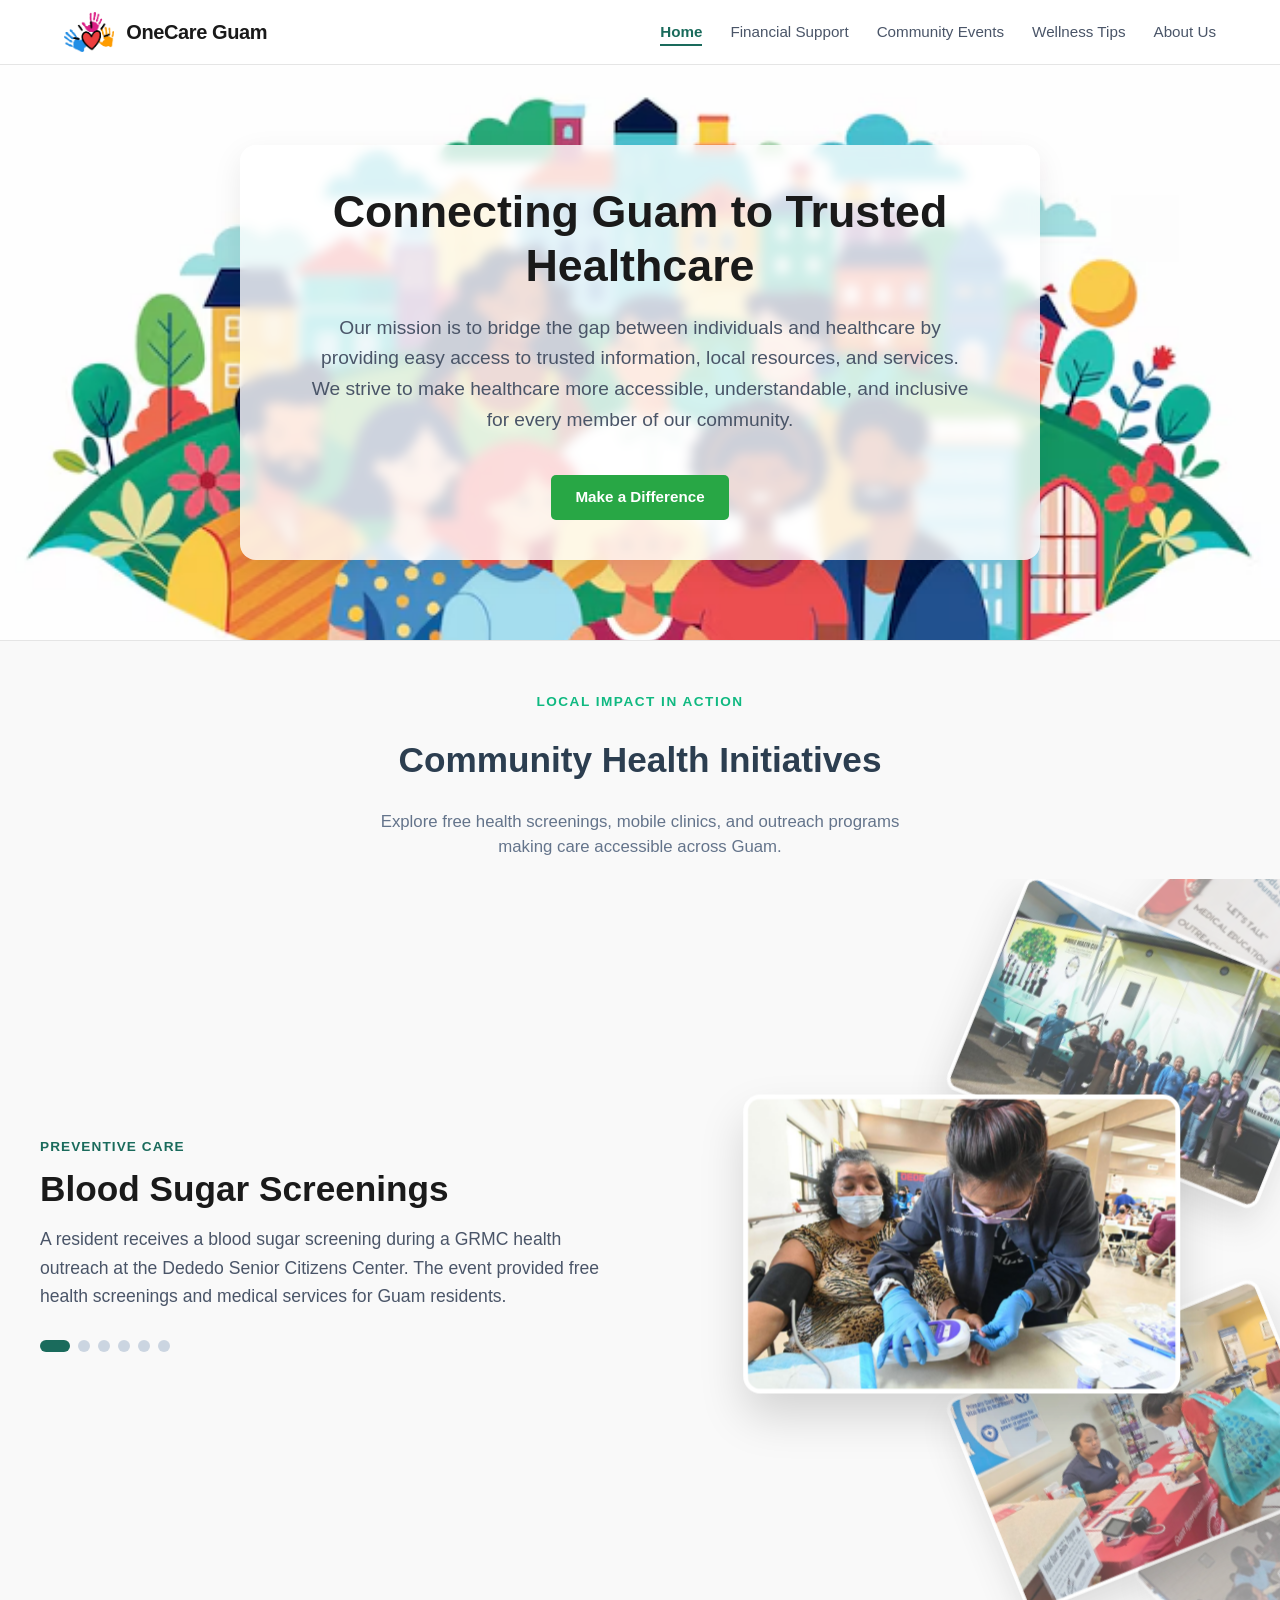
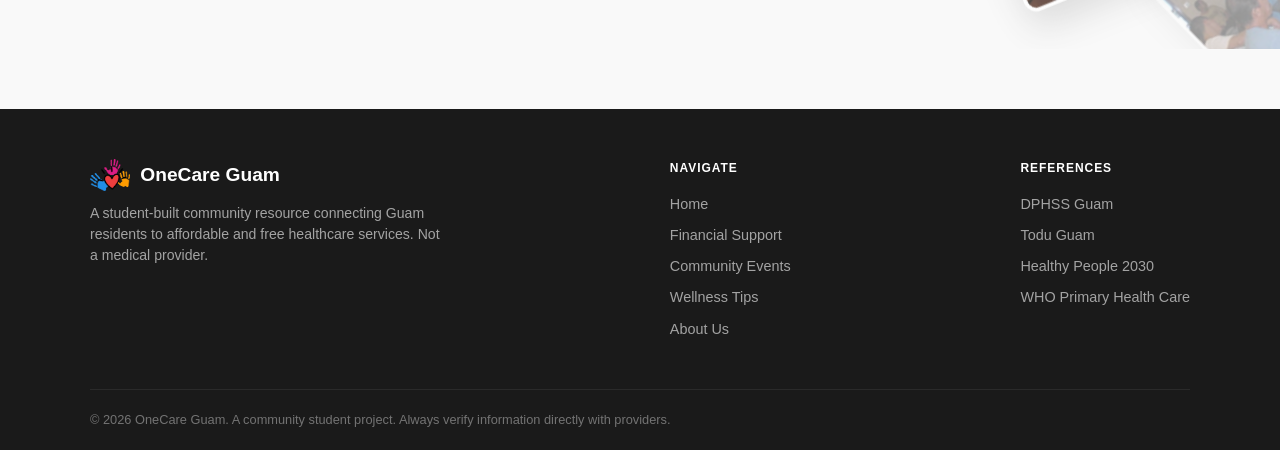
<file: index.html>
<!DOCTYPE html>
<html lang="en">
<head>
    <meta charset="UTF-8">
    <meta name="viewport" content="width=device-width, initial-scale=1.0">
    <title>OneCare Guam</title>
    <link rel="stylesheet" href="styles/style.css">
    <link rel="stylesheet" href="styles/index.css">
    <link rel="stylesheet" href="styles/navbar.css">
</head>

<body>

<!-- Nav Bar -->
<header id="navbarHolder"></header>

<!-- Hero Banner -->
<section class="hero-banner" style="background-image: url('assets/HeroBackground.avif');">
  <div class="hero-content">
    <h1>Connecting Guam to Trusted Healthcare</h1>
    <p>Our mission is to bridge the gap between individuals and healthcare by providing easy access to trusted information, local resources, and services. We strive to make healthcare more accessible, understandable, and inclusive for every member of our community.</p>

    <a href="https://gofundme.com" target="_blank" rel="noopener noreferrer" class="btn-primary" style="display: inline-block; margin-top: 10px;">Make a Difference</a>
  </div>
</section>

<!-- The 3D Carousel Section -->
<div class="section-header text-center">
  <span class="section-subtitle">Local Impact in Action</span>
  <h2 class="section-title">Community Health Initiatives</h2>
  <p class="section-desc">Explore free health screenings, mobile clinics, and outreach programs making care accessible across Guam.</p>
</div>

<section class="community-carousel-section">
  <div class="carousel-container">
    
    <!-- Left Side: Dynamic Text -->
    <div class="carousel-text-content">
      <span id="carousel-tag" class="item-tag">Community Outreach</span>
      <h3 id="carousel-title" class="main-heading">Loading...</h3>
      <p id="carousel-desc" class="lead-text">Please wait while the stories load.</p>
      
      <div class="carousel-controls" id="carousel-dots">
      </div>
    </div>

    <!-- Right Side: 3D Stage -->
    <div class="carousel-stage-3d">
      <div id="rotatorChamber" class="rotator-chamber">
      </div>
    </div>

  </div>
</section>

<div id="footerHolder"></div>

<script src="scripts/navbar.js"></script>
<script src="scripts/imageCarousel.js"></script>
<script src="scripts/footer.js"></script>
</body>
</html>
</file>
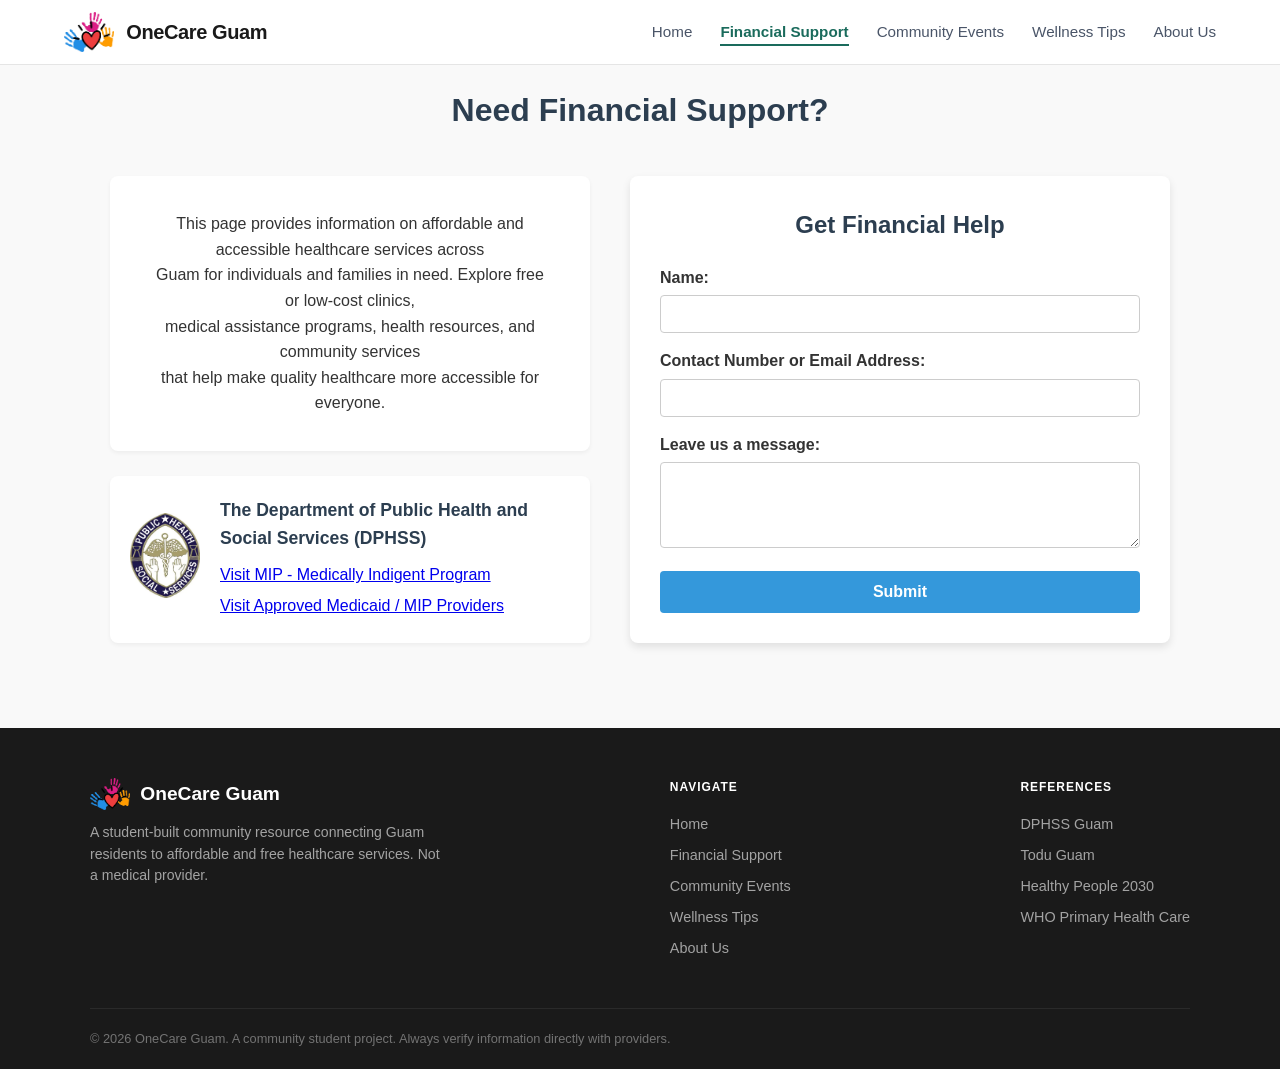
<file: scenes/page2.html>
<!DOCTYPE html>
<html lang="en">
<head>
    <meta charset="UTF-8">
    <meta name="viewport" content="width=device-width, initial-scale=1.0">
    <title>OneCare Guam - Financial Support</title>
    <link rel="stylesheet" href="../styles/style.css">
    <link rel="stylesheet" href="../styles/page2.css">
    <link rel="stylesheet" href="../styles/navbar.css">
</head>

<body>

<div id="navbarHolder"></div>

<div class="header">
    <h1>Need Financial Support?</h1> 
</div>

<!-- Main to hold left and right content -->
<div class="main-layout">

    <!-- Left Side -->
     <!--A bunch of divs listed together just to have the full container for left content.  Main div for section, one div for upper and bottom part, a few divs for links-->
    <div class="left-content">
        <div class="section-container">
            <p>This page provides information on affordable and accessible healthcare services across
            <br> Guam for individuals and families in need. Explore free or low-cost clinics,
            <br> medical assistance programs, health resources, and community services 
            <br>that help make quality healthcare more accessible for everyone.</p>
        </div>

        <div class="section-container dphss-card">
            <div class="dphss">
                <img src="../assets/OIP.webp" width="70" height="85" alt="DPHSS Logo">
            </div>
            <div class="dphss1">
                <h3>The Department of Public Health and Social Services (DPHSS)</h3>
                <p><a href="https://dphss.guam.gov/services/mip" target="_blank" rel="noopener noreferrer">Visit MIP - Medically Indigent Program</a></p>
                <p><a href="https://mybenefits.guam.gov/#/medicalproviders" target="_blank" rel="noopener noreferrer">Visit Approved Medicaid / MIP Providers</a></p>
            </div>
        </div>
    </div>

    <!-- Right Side: Form -->
     <!--div for each section part,  Then submit links to action-->
    <div class="form-container">
        <form action="" method="get" target="_blank">
            <h2>Get Financial Help</h2>
            
            <div class="form-group">
                <label for="name">Name:</label>
                <input type="text" id="name" name="name" required>
            </div>
            
            <div class="form-group">
                <label for="email">Contact Number or Email Address:</label>
                <input type="text" id="email" name="email" required>
            </div>
            
            <div class="form-group">
                <label for="reason">Leave us a message:</label>
                <textarea id="reason" name="reason" rows="4" required></textarea>
            </div>
            
            <input type="submit" value="Submit" class="submit-btn">
        </form>
    </div> 

</div>

<div id="footerHolder"></div>

<script src="../scripts/navbar.js"></script>
<script src="../scripts/footer.js"></script>
</body>
</html>
</file>
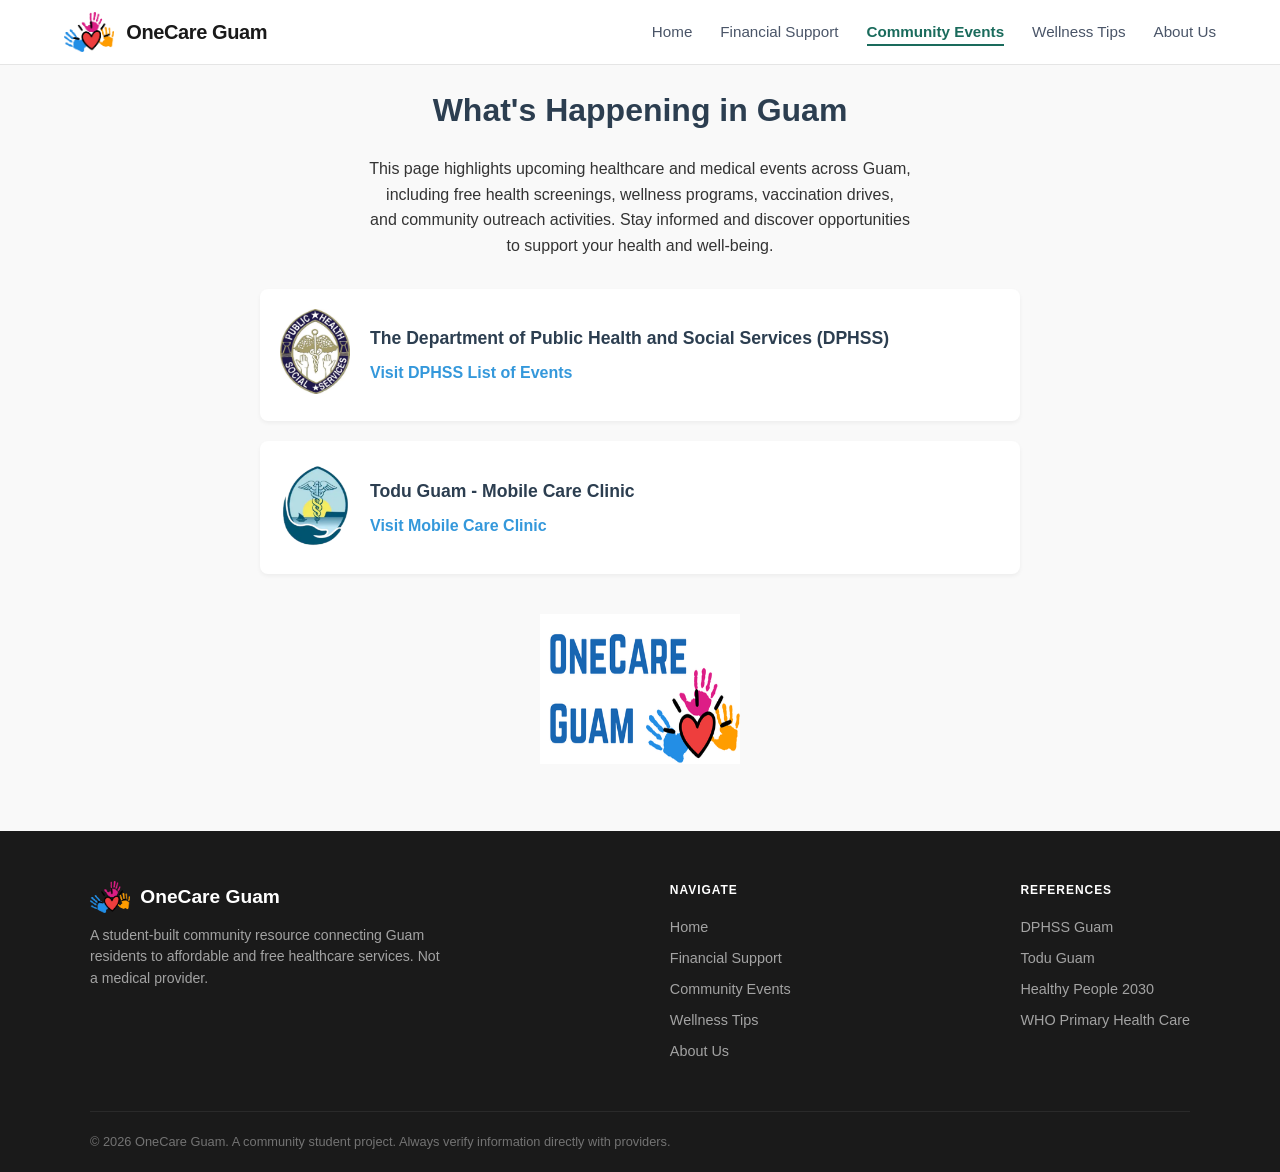
<file: scenes/page3.html>
<!DOCTYPE html>
<html lang="en">
<head>
    <meta charset="UTF-8">
    <meta name="viewport" content="width=device-width, initial-scale=1.0">
    <title>OneCare Guam - Community Events</title>
    <link rel="stylesheet" href="../styles/style.css">
    <link rel="stylesheet" href="../styles/page3.css">
    <link rel="stylesheet" href="../styles/navbar.css">
</head>

<body>

<div id="navbarHolder"></div>

<!-- Title bar-->
<div class="header">
  <h1>What's Happening in Guam</h1> 
</div>

<!--This is the text box for the introduction to the page.  Uses class for styling-->
<p class="intro-text">
  This page highlights upcoming healthcare and medical events across Guam,
  <br>including free health screenings, wellness programs, vaccination drives,
  <br>and community outreach activities. Stay informed and discover opportunities
  <br>to support your health and well-being.
</p>

<!-- This whole section is for the picture and links to the DPHSS.  Uess multiple divs to break down the section from picture then text-->
<div class="events-container">
  <div class="section-container">
    <div class="dphss">
      <img src="../assets/OIP.webp" width="70" height="85" alt="DPHSS Logo">
    </div>
    <div class="dphss1">
      <h3>The Department of Public Health and Social Services (DPHSS)</h3>
      <p><a href="https://go.opengovguam.com/events/dphss" target="_blank" rel="noopener noreferrer">Visit DPHSS List of Events</a></p>
    </div>
  </div>
<!-- This whole section is for the picture and links to Todu Guam.  Uess multiple divs to break down the section from picture then text-->

  <div class="section-container">
    <div class="todulogo">
      <img src="../assets/todulogo.png" width="70" height="85" alt="Todu Guam Logo">
    </div>
    <div class="todu">
      <h3>Todu Guam - Mobile Care Clinic</h3>
      <p><a href="https://toduguam.com/mobile-care-clinic/" target="_blank" rel="noopener noreferrer">Visit Mobile Care Clinic</a></p>
    </div>
  </div>
</div>

<div class="botlogo">
  <img src="../assets/Logo2.png" width="200" height="150" alt="OneCare Guam Logo">
</div>

<div id="footerHolder"></div>

<!--Necessary for navbar js file-->
<script src="../scripts/navbar.js"></script>
<script src="../scripts/footer.js"></script>
</body>
</html>
</file>
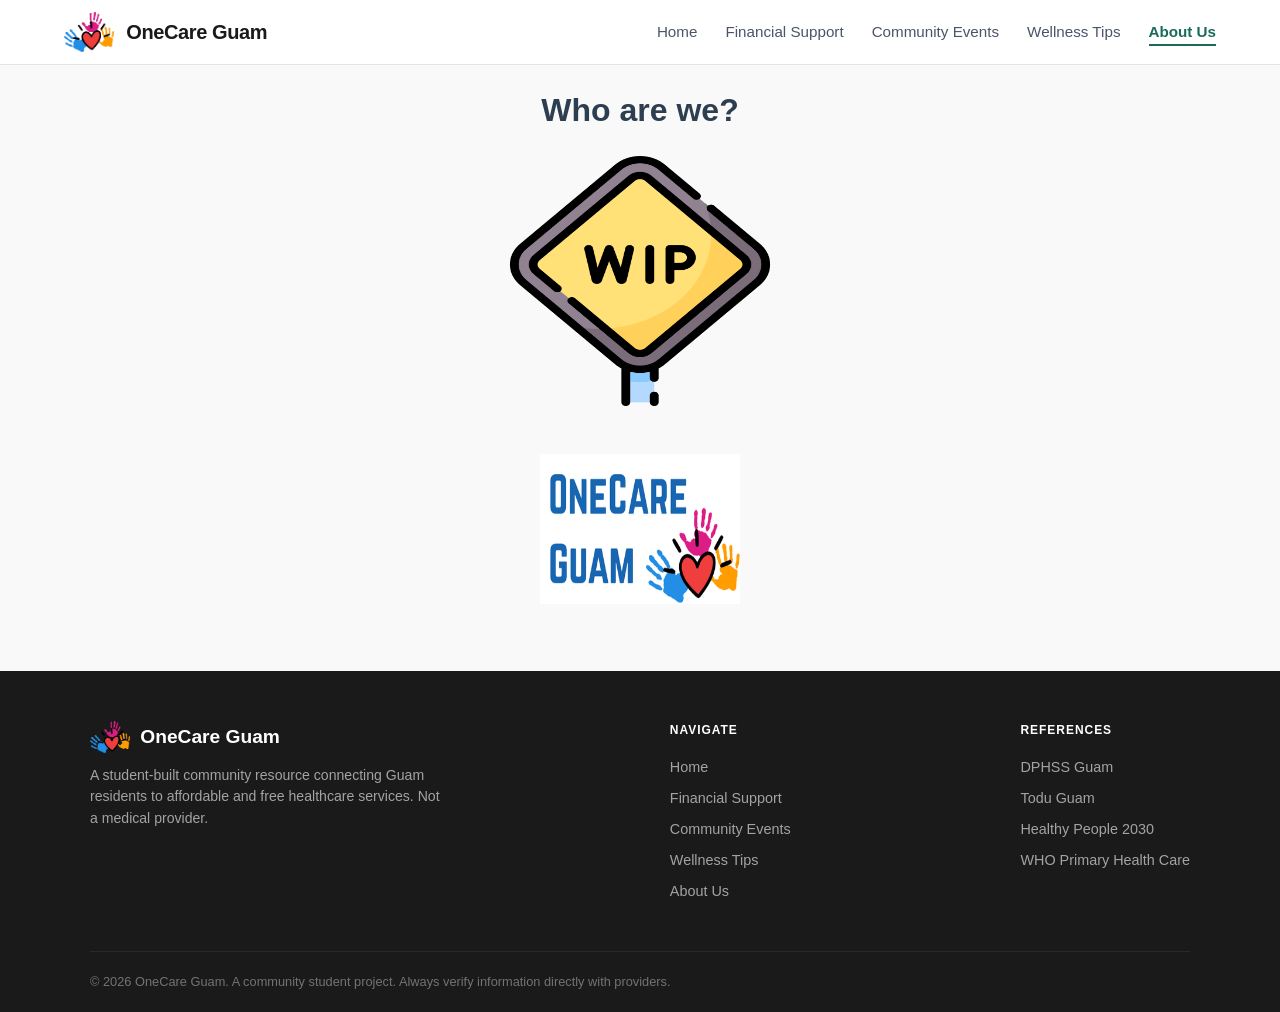
<file: scenes/page5.html>
<!--Left unchanged for now.  Need more context for what will go here-->
<!DOCTYPE html>
<html lang="en">
<head>
    <meta charset="UTF-8">
    <meta name="viewport" content="width=device-width, initial-scale=1.0">
    <title>OneCare Guam</title>
    <link rel="stylesheet" href="../styles/style.css">
    <link rel="stylesheet" href="../styles/navbar.css">
</head>

<body>

<div id="navbarHolder"></div>

<div class="header">
  <h1>Who are we?</h1> 
</div>

<p><img src="../assets/WIP.png" width="300" height="250" alt="Who are we illustration"></p>

<div class="botlogo"> 
  <img src="../assets/Logo2.png" width="200" height="150" alt="OneCare Guam Logo"> 
</div>

<div id="footerHolder"></div>

<script src="../scripts/navbar.js"></script>
<script src="../scripts/footer.js"></script>
</body>
</html>
</file>
<file: styles/style.css>
/* --- Global Resets & Layout --- */
* {
  box-sizing: border-box;
  margin: 0;
  padding: 0;
}

body {
  font-family: Arial, sans-serif;
  background-color: #f9f9f9;
  color: #333;
  line-height: 1.6;
  padding-bottom: 0;
}

/* --- Shared Navigation Bar --- */
.site-navbar {
  background-color: #ffffff;
  border-bottom: 1px solid #e5e5e5;
  width: 100%;
  position: sticky;
  top: 0;
  z-index: 1000;
}

.nav-container {
  max-width: 1200px;
  margin: 0 auto;
  padding: 12px 24px;
  display: flex;
  align-items: center;
  justify-content: space-between;
}

/* Brand & Logo */
.nav-brand {
  display: flex;
  align-items: center;
  gap: 12px;
  text-decoration: none;
  color: #1a1a1a;
}

.nav-logo-img {
  height: 40px;
  width: auto;
  object-fit: contain;
}

.nav-brand-title {
  font-size: 1.25rem;
  font-weight: 700;
  letter-spacing: -0.02em;
  color: #1a1a1a;
}

.nav-links {
  display: flex;
  list-style: none;
  gap: 28px;
  margin: 0;
  padding: 0;
}

.nav-links a {
  text-decoration: none;
  color: #4a5568;
  font-size: 0.95rem;
  font-weight: 500;
  padding-bottom: 4px;
  border-bottom: 2px solid transparent;
  transition: all 0.2s ease-in-out;
}

.nav-links a:hover {
  color: #1a6b5c;
  border-bottom-color: #1a6b5c;
}

.nav-links a.active {
  color: #1a6b5c;
  font-weight: 600;
  border-bottom: 2px solid #1a6b5c;
}

.buttonStyle:hover {
  background-color: #2980b9;
}

/* --- Shared Headers & Text --- */
.header h1, h2.section-title {
  text-align: center;
  margin: 20px 0;
  color: #2c3e50;
}

p {
  text-align: center;
  margin: 15px auto;
  max-width: 800px;
  padding: 0 20px;
}

/* --- Shared Bottom Logo Style --- */
.botlogo {
  text-align: center;
  margin-top: 40px;
}

/* Responsive adjustment for smaller screens */
@media (max-width: 768px) {
  .nav-container {
    flex-direction: column;
    gap: 12px;
    padding: 12px 16px;
  }
  
  .nav-links {
    gap: 16px;
    flex-wrap: wrap;
    justify-content: center;
  }
}

/* --- Global Footer Styles --- */
.site-footer {
  background-color: #1a1a1a;
  color: #a3a3a3;
  padding: 50px 20px 20px 20px;
  font-size: 0.9rem;
  margin-top: 60px;
}

.footer-container {
  max-width: 1100px;
  margin: 0 auto;
  display: flex;
  justify-content: space-between;
  gap: 40px;
  flex-wrap: wrap;
}

/* Brand Section */
.footer-brand {
  max-width: 350px;
}

.footer-logo-wrap {
  display: flex;
  align-items: center;
  gap: 10px;
  margin-bottom: 12px;
}

.footer-logo {
  height: 32px;
  width: auto;
}

.footer-brand-title {
  color: #ffffff;
  font-size: 1.2rem;
  font-weight: 700;
}

.footer-brand .footer-description {
  color: #a3a3a3;
  text-align: left;
  margin: 0;
  padding: 0;
  font-size: 0.88rem;
  line-height: 1.5;
}

/* Footer Link Columns */
.footer-nav, .footer-references {
  display: flex;
  flex-direction: column;
}

.footer-nav h4, .footer-references h4 {
  color: #ffffff;
  font-size: 0.75rem;
  text-transform: uppercase;
  letter-spacing: 0.08em;
  margin-bottom: 15px;
}

.footer-nav ul, .footer-references ul {
  list-style: none;
  padding: 0;
  margin: 0;
}

.footer-nav li, .footer-references li {
  margin-bottom: 8px;
}

.footer-nav a, .footer-references a {
  color: #a3a3a3;
  text-decoration: none;
  transition: color 0.2s ease;
}

.footer-nav a:hover, .footer-references a:hover {
  color: #ffffff;
}

/* Bottom Bar */
.footer-bottom {
  max-width: 1100px;
  margin: 40px auto 0 auto;
  padding-top: 20px;
  border-top: 1px solid #2a2a2a;
}

.footer-bottom p {
  color: #737373;
  font-size: 0.8rem;
  text-align: left;
  margin: 0;
  padding: 0;
}

@media (max-width: 768px) {
  .footer-container {
    flex-direction: column;
    gap: 30px;
  }

  .footer-brand {
    max-width: 100%;
  }
}

/* --- Header CTA Button --- */
.nav-cta {
  display: flex;
  align-items: center;
}

.btn-primary {
  background-color: #28a745;
  color: #ffffff;
  text-decoration: none;
  padding: 10px 24px;
  border-radius: 5px;
  font-weight: 600;
  font-size: 0.95rem;
  transition: background-color 0.2s ease-in-out;
}

.btn-primary:hover {
  background-color: #218838;
  color: #ffffff;
}

.hero-banner {
  background-size: cover;
  background-position: center top; 
  background-repeat: no-repeat;
  position: relative;

  background-color: #ffffff; 
  padding: 60px 20px 80px;
  text-align: center;
  border-bottom: 1px solid #e5e5e5;

  display: flex;
  justify-content: center;
  align-items: center;
  min-height: 480px;
}

.hero-content {
  max-width: 700px;
  margin: 0 auto;
  
  background: rgba(255, 255, 255, 0.80);
  padding: 40px 35px;
  border-radius: 16px;
  box-shadow: 0 10px 30px rgba(0, 0, 0, 0.08);
  backdrop-filter: blur(6px);
}

.hero-content h1 {
  font-size: 2.5rem;
  color: #1a2b4c;
  margin-bottom: 16px;
  line-height: 1.25;
}

.hero-content p {
  font-size: 1.1rem;
  color: #334155;
  margin-bottom: 25px;
  line-height: 1.6;
}

.section-header {
  text-align: center;
  margin-top: 50px;
  margin-bottom: 20px;
  padding: 0 20px;
}

.section-subtitle {
  text-transform: uppercase;
  font-size: 0.85rem;
  font-weight: 700;
  letter-spacing: 1.5px;
  color: #10b981;
  display: block;
  margin-bottom: 6px;
}

.section-title {
  font-size: 2.2rem;
  color: #1a2b4c;
  margin-bottom: 10px;
}

.section-desc {
  font-size: 1.05rem;
  color: #64748b;
  max-width: 600px;
  margin: 0 auto;
  line-height: 1.5;
}

/* --- 3D Carousel Layout --- */
.community-carousel-section {
  padding: 40px 20px 80px 20px;
  overflow: hidden;
}

.carousel-container {
  max-width: 1200px;
  margin: 0 auto;
  display: grid;
  grid-template-columns: 1fr;
  gap: 40px;
  align-items: center;
}

@media (min-width: 960px) {
  .carousel-container {
    grid-template-columns: 1fr 1fr; /* Split layout on desktop */
  }
}

/* --- Left Text Side --- */
.carousel-text-content {
  display: flex;
  flex-direction: column;
}

.item-tag {
  font-size: 0.85rem;
  text-transform: uppercase;
  letter-spacing: 0.08em;
  font-weight: 700;
  color: #1a6b5c;
  margin-bottom: 10px;
}

.main-heading {
  font-size: 2.2rem;
  line-height: 1.2;
  color: #1a1a1a;
  margin-bottom: 15px;
}

.lead-text {
  font-size: 1.1rem;
  color: #4a5568;
  line-height: 1.6;
  text-align: left; /* Overriding your global p tag */
  margin: 0; 
  max-width: 100%;
  padding: 0;
}

.carousel-controls {
  margin-top: 30px;
  display: flex;
  gap: 8px;
}

.nav-dot {
  width: 12px;
  height: 12px;
  border-radius: 50%;
  border: none;
  background-color: #cbd5e1;
  cursor: pointer;
  transition: all 0.3s ease;
}

.nav-dot.active {
  background-color: #1a6b5c;
  width: 30px;
  border-radius: 10px;
}

/* --- Global Resets & Layout --- */
* {
  box-sizing: border-box;
  margin: 0;
  padding: 0;
}

body {
  font-family: Arial, sans-serif;
  background-color: #f9f9f9;
  color: #333;
  line-height: 1.6;
  padding-bottom: 0;
}

/* --- Shared Navigation Bar --- */
.site-navbar {
  background-color: #ffffff;
  border-bottom: 1px solid #e5e5e5;
  width: 100%;
  position: sticky;
  top: 0;
  z-index: 1000;
}

.nav-container {
  max-width: 1200px;
  margin: 0 auto;
  padding: 12px 24px;
  display: flex;
  align-items: center;
  justify-content: space-between;
}

/* Brand & Logo */
.nav-brand {
  display: flex;
  align-items: center;
  gap: 12px;
  text-decoration: none;
  color: #1a1a1a;
}

.nav-logo-img {
  height: 40px;
  width: auto;
  object-fit: contain;
}

.nav-brand-title {
  font-size: 1.25rem;
  font-weight: 700;
  letter-spacing: -0.02em;
  color: #1a1a1a;
}

.nav-links {
  display: flex;
  list-style: none;
  gap: 28px;
  margin: 0;
  padding: 0;
}

.nav-links a {
  text-decoration: none;
  color: #4a5568;
  font-size: 0.95rem;
  font-weight: 500;
  padding-bottom: 4px;
  border-bottom: 2px solid transparent;
  transition: all 0.2s ease-in-out;
}

.nav-links a:hover {
  color: #1a6b5c;
  border-bottom-color: #1a6b5c;
}

.nav-links a.active {
  color: #1a6b5c;
  font-weight: 600;
  border-bottom: 2px solid #1a6b5c;
}

.buttonStyle:hover {
  background-color: #2980b9;
}

/* --- Shared Headers & Text --- */
.header h1, h2.section-title {
  text-align: center;
  margin: 20px 0;
  color: #2c3e50;
}

p {
  text-align: center;
  margin: 15px auto;
  max-width: 800px;
  padding: 0 20px;
}

/* --- Shared Bottom Logo Style --- */
.botlogo {
  text-align: center;
  margin-top: 40px;
}

/* Responsive adjustment for smaller screens */
@media (max-width: 768px) {
  .nav-container {
    flex-direction: column;
    gap: 12px;
    padding: 12px 16px;
  }
  
  .nav-links {
    gap: 16px;
    flex-wrap: wrap;
    justify-content: center;
  }
}

/* --- Global Footer Styles --- */
.site-footer {
  background-color: #1a1a1a;
  color: #a3a3a3;
  padding: 50px 20px 20px 20px;
  font-size: 0.9rem;
  margin-top: 60px;
}

.footer-container {
  max-width: 1100px;
  margin: 0 auto;
  display: flex;
  justify-content: space-between;
  gap: 40px;
  flex-wrap: wrap;
}

/* Brand Section */
.footer-brand {
  max-width: 350px;
}

.footer-logo-wrap {
  display: flex;
  align-items: center;
  gap: 10px;
  margin-bottom: 12px;
}

.footer-logo {
  height: 32px;
  width: auto;
}

.footer-brand-title {
  color: #ffffff;
  font-size: 1.2rem;
  font-weight: 700;
}

.footer-brand .footer-description {
  color: #a3a3a3;
  text-align: left;
  margin: 0;
  padding: 0;
  font-size: 0.88rem;
  line-height: 1.5;
}

/* Footer Link Columns */
.footer-nav, .footer-references {
  display: flex;
  flex-direction: column;
}

.footer-nav h4, .footer-references h4 {
  color: #ffffff;
  font-size: 0.75rem;
  text-transform: uppercase;
  letter-spacing: 0.08em;
  margin-bottom: 15px;
}

.footer-nav ul, .footer-references ul {
  list-style: none;
  padding: 0;
  margin: 0;
}

.footer-nav li, .footer-references li {
  margin-bottom: 8px;
}

.footer-nav a, .footer-references a {
  color: #a3a3a3;
  text-decoration: none;
  transition: color 0.2s ease;
}

.footer-nav a:hover, .footer-references a:hover {
  color: #ffffff;
}

/* Bottom Bar */
.footer-bottom {
  max-width: 1100px;
  margin: 40px auto 0 auto;
  padding-top: 20px;
  border-top: 1px solid #2a2a2a;
}

.footer-bottom p {
  color: #737373;
  font-size: 0.8rem;
  text-align: left;
  margin: 0;
  padding: 0;
}

@media (max-width: 768px) {
  .footer-container {
    flex-direction: column;
    gap: 30px;
  }

  .footer-brand {
    max-width: 100%;
  }
}

/* --- Header CTA Button --- */
.nav-cta {
  display: flex;
  align-items: center;
}

.btn-primary {
  background-color: #28a745;
  color: #ffffff;
  text-decoration: none;
  padding: 10px 24px;
  border-radius: 5px;
  font-weight: 600;
  font-size: 0.95rem;
  transition: background-color 0.2s ease-in-out;
}

.btn-primary:hover {
  background-color: #218838;
  color: #ffffff;
}

/* --- Hero Banner --- */
.hero-banner {
  background-color: #eef5f3; 
  padding: 80px 20px;
  text-align: center;
  border-bottom: 1px solid #e5e5e5;
}

.hero-content {
  max-width: 800px;
  margin: 0 auto;
}

.hero-content h1 {
  font-size: 2.8rem;
  color: #1a1a1a;
  margin-bottom: 20px;
  line-height: 1.2;
}

.hero-content p {
  font-size: 1.2rem;
  color: #4a5568;
  margin-bottom: 30px;
  max-width: 700px;
}

/* --- 3D Carousel Layout --- */
.community-carousel-section {
  padding: 40px 20px 80px 20px;
  overflow: hidden;
}

.carousel-container {
  max-width: 1200px;
  margin: 0 auto;
  display: grid;
  grid-template-columns: 1fr;
  gap: 40px;
  align-items: center;
}

@media (min-width: 960px) {
  .carousel-container {
    grid-template-columns: 1fr 1fr; /* Split layout on desktop */
  }
}

/* --- Left Text Side --- */
.carousel-text-content {
  display: flex;
  flex-direction: column;
}

.item-tag {
  font-size: 0.85rem;
  text-transform: uppercase;
  letter-spacing: 0.08em;
  font-weight: 700;
  color: #1a6b5c;
  margin-bottom: 10px;
}

.main-heading {
  font-size: 2.2rem;
  line-height: 1.2;
  color: #1a1a1a;
  margin-bottom: 15px;
}

.lead-text {
  font-size: 1.1rem;
  color: #4a5568;
  line-height: 1.6;
  text-align: left;
  margin: 0; 
  max-width: 100%;
  padding: 0;
}

.carousel-controls {
  margin-top: 30px;
  display: flex;
  gap: 8px;
}

.nav-dot {
  width: 12px;
  height: 12px;
  border-radius: 50%;
  border: none;
  background-color: #cbd5e1;
  cursor: pointer;
  transition: all 0.3s ease;
}

.nav-dot.active {
  background-color: #1a6b5c;
  width: 30px;
  border-radius: 10px;
}

.carousel-stage-3d {
  position: relative;
  width: 100%;
  height: 650px;
  perspective: 1200px;
  display: flex;
  justify-content: flex-end;
  align-items: center;
}

.rotator-chamber {
  width: 380px; 
  height: 260px;
  position: relative;
  transform-style: preserve-3d;
  right: -20px;
}

.chamber-card {
  position: absolute;
  width: 100%;
  height: 100%;
  left: 0;
  top: 0;
  border-radius: 15px;
  overflow: hidden;
  box-shadow: 0 20px 40px rgba(0,0,0,0.15);
  cursor: pointer;
  border: 4px solid #fff;
  background: #fff;
  transition: transform 0.8s cubic-bezier(0.25, 1, 0.5, 1), opacity 0.8s ease; 
}

.chamber-card img {
  width: 100%;
  height: 100%;
  object-fit: cover;
}

/* Dim inactive cards */
.chamber-card.dimmed {
  opacity: 0.4;
}
</file>
<file: styles/index.css>
/* --- Index / Home Specific Layout --- */
.content-container {
  display: flex;
  flex-direction: row;
  justify-content: space-between;
  align-items: center;
  max-width: 900px;
  margin: 40px auto;
  padding: 0 20px;
}

.title-side h1 {
  font-size: 3rem;
  color: #2c3e50;
  line-height: 1.2;
  text-align: left;
}

/* Groups the hands logo and button on the right */
.header-right {
  display: flex;
  flex-direction: column;
  align-items: center;
  text-align: center;
}

.hands {
  margin-bottom: 10px;
}

.donate {
  margin-top: 5px;
}

.donatebutton {
  background-color: #27ae60;
  color: white;
  padding: 12px 25px;
  font-size: 18px;
  border: none;
  border-radius: 6px;
  cursor: pointer;
  font-weight: bold;
  transition: background-color 0.3s ease;
}

.donatebutton:hover {
  background-color: #219653;
}

.content-container h1 {
  font-size: 2.5rem;
  color: #2c3e50;
  margin-bottom: 15px;
}

.hands {
  margin: 15px 0;
}

.donate {
  margin: 20px 0;
}

.donatebutton {
  background-color: #27ae60;
  color: white;
  padding: 12px 25px;
  font-size: 18px;
  border: none;
  border-radius: 6px;
  cursor: pointer;
  font-weight: bold;
  transition: background-color 0.3s ease;
}

.donatebutton:hover {
  background-color: #219653;
}

/* --- Slideshow / Gallery Specific Styles (Home Page) --- */
.container {
  position: relative;
  max-width: 700px;
  margin: auto;
  background: white;
  padding: 20px;
  box-shadow: 0 4px 8px rgba(0,0,0,0.1);
  border-radius: 8px;
}

.mySlides {
  display: none;
  text-align: center;
}

.mySlides img {
  width: 100%;
  height: 400px;
  object-fit: cover;
  border-radius: 4px;
}

.numbertext {
  color: #f2f2f2;
  font-size: 12px;
  padding: 8px 12px;
  position: absolute;
  background: rgba(0, 0, 0, 0.5);
  border-radius: 4px;
  top: 25px;
  left: 25px;
}

.caption-container {
  text-align: center;
  background-color: #222;
  padding: 2px 16px;
  color: white;
  margin-top: 10px;
}

.row {
  display: flex;
  gap: 10px;
  margin-top: 15px;
  overflow-x: auto;
  padding-bottom: 5px;
}

.column {
  flex: 1;
  cursor: pointer;
  position: relative;
}

.demo {
  opacity: 0.6;
  transition: opacity 0.3s ease;
  border-radius: 4px;
  height: 70px;
  object-fit: cover;
}

.active, .demo:hover {
  opacity: 1;
}

/* Overlay description box styling */
.overlay {
  display: none;
  font-size: 14px;
  background: #f1f1f1;
  padding: 10px;
  margin-top: 10px;
  border-radius: 4px;
  color: #333;
  text-align: left;
}
</file>
<file: styles/navbar.css>
#navbarHolder {
  position: sticky;
  top: 0;
  z-index: 1000;
  width: 100%;
}

.site-navbar {
  background-color: #ffffff;
  border-bottom: 1px solid #e5e5e5;
  width: 100%;
}

.nav-container {
  max-width: 1200px;
  margin: 0 auto;
  padding: 12px 24px;
  display: flex;
  align-items: center;
  justify-content: space-between;
}
/* Brand & Logo */
.nav-brand {
  display: flex;
  align-items: center;
  gap: 12px;
  text-decoration: none;
  color: #1a1a1a;
}

.nav-logo-img {
  height: 40px;
  width: auto;
  object-fit: contain;
}

.nav-brand-title {
  font-size: 1.25rem;
  font-weight: 700;
  letter-spacing: -0.02em;
  color: #1a1a1a;
}

.nav-links {
  display: flex;
  list-style: none;
  gap: 28px;
  margin: 0;
  padding: 0;
}

.nav-links a {
  text-decoration: none;
  color: #4a5568;
  font-size: 0.95rem;
  font-weight: 500;
  padding-bottom: 4px;
  border-bottom: 2px solid transparent;
  transition: all 0.2s ease-in-out;
}

.nav-links a:hover {
  color: #1a6b5c;
  border-bottom-color: #1a6b5c;
}

.nav-links a.active {
  color: #1a6b5c;
  font-weight: 600;
  border-bottom: 2px solid #1a6b5c;
}

/* Responsive adjustment for smaller screens */
@media (max-width: 768px) {
  .nav-container {
    flex-direction: column;
    gap: 12px;
    padding: 12px 16px;
  }
  
  .nav-links {
    gap: 16px;
    flex-wrap: wrap;
    justify-content: center;
  }
}
</file>
<file: styles/page2.css>
/* --- Page 2 Specific Layout (Financial Support) --- */

.main-layout {
  display: flex;
  flex-direction: row;
  justify-content: space-between;
  align-items: flex-start;
  max-width: 1100px;
  margin: 40px auto;
  padding: 0 20px;
  gap: 40px;
}

.left-content {
  flex: 1;
}

.left-content .section-container {
  margin-bottom: 25px;
  background: white;
  padding: 20px;
  border-radius: 8px;
  box-shadow: 0 2px 4px rgba(0,0,0,0.05);
}

/* DPHSS Section Grid Alignment */
.dphss-card {
  display: flex;
  align-items: center;
  gap: 20px;
}

.dphss img {
  border-radius: 4px;
}

.dphss1 h3 {
  font-size: 1.1rem;
  color: #2c3e50;
  margin-bottom: 10px;
}

.dphss1 p {
  text-align: left;
  margin: 5px 0;
  max-width: none;
  padding: 0;
}

/* Form Container Styling */
.form-container {
  flex: 1;
  background: white;
  padding: 30px;
  border-radius: 8px;
  box-shadow: 0 4px 8px rgba(0,0,0,0.1);
}

.form-container h2 {
  color: #2c3e50;
  margin-bottom: 20px;
  text-align: center;
}

.form-group {
  margin-bottom: 15px;
}

.form-container label {
  display: block;
  font-weight: bold;
  margin-bottom: 5px;
  color: #333;
}

.form-container input[type="text"],
.form-container textarea {
  width: 100%;
  padding: 10px;
  border: 1px solid #ccc;
  border-radius: 4px;
  font-size: 14px;
}

.form-container textarea {
  resize: vertical;
}

.submit-btn {
  background-color: #3498db;
  color: white;
  padding: 12px 20px;
  border: none;
  border-radius: 4px;
  font-size: 16px;
  cursor: pointer;
  width: 100%;
  font-weight: bold;
  transition: background-color 0.3s ease;
}

.submit-btn:hover {
  background-color: #2980b9;
}

/* Responsive adjustment for mobile screens */
@media (max-width: 768px) {
  .main-layout {
    flex-direction: column;
  }
}
</file>
<file: styles/page3.css>
/* --- Page 3 Specific Layout (Community Events) --- */

.intro-text {
  margin-bottom: 30px;
}

.events-container {
  max-width: 800px;
  margin: 0 auto;
  padding: 0 20px;
}

.events-container .section-container {
  display: flex;
  align-items: center;
  background: white;
  padding: 20px;
  margin-bottom: 20px;
  border-radius: 8px;
  box-shadow: 0 2px 4px rgba(0,0,0,0.05);
  gap: 20px;
}

.events-container .dphss img,
.events-container .todulogo img {
  border-radius: 4px;
}

.events-container h3 {
  font-size: 1.1rem;
  color: #2c3e50;
  margin-bottom: 8px;
}

.events-container p {
  text-align: left;
  margin: 0;
  max-width: none;
  padding: 0;
}

.events-container a {
  color: #3498db;
  text-decoration: none;
  font-weight: bold;
}

.events-container a:hover {
  text-decoration: underline;
}
</file>
